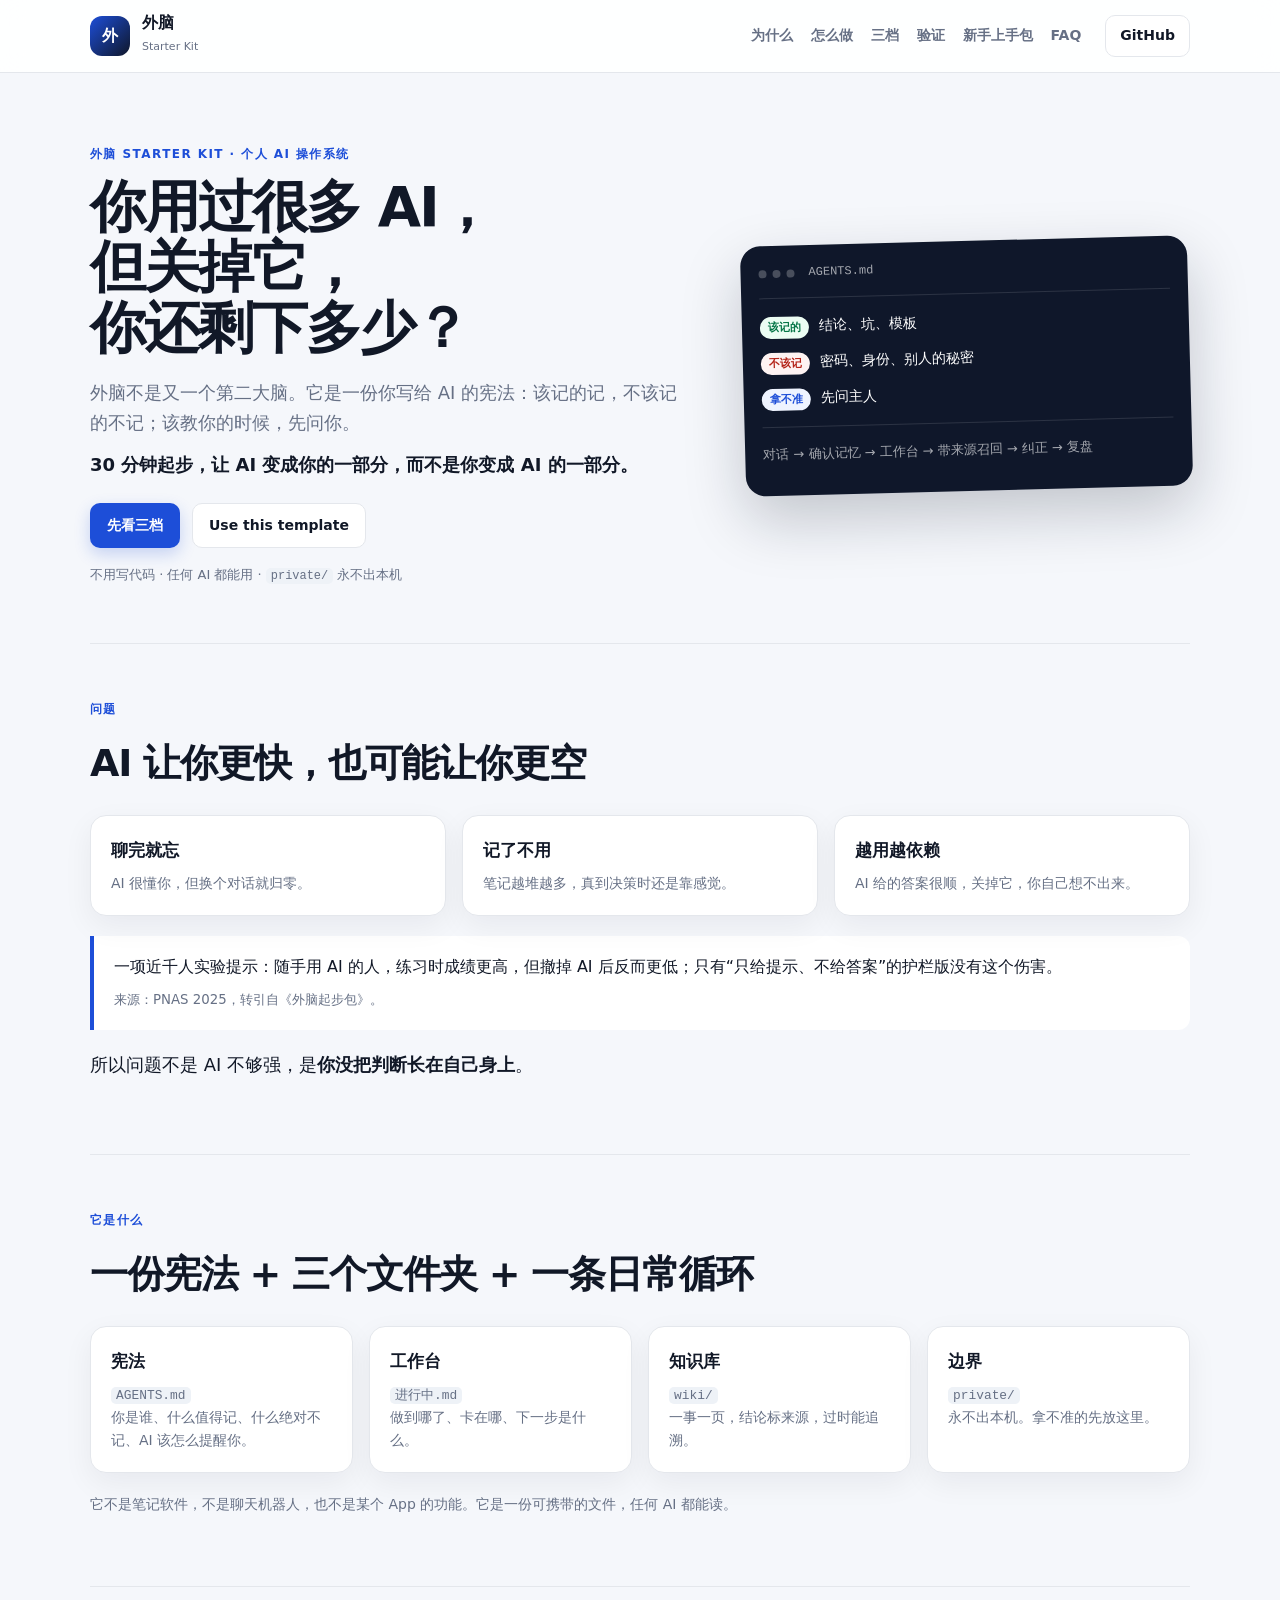
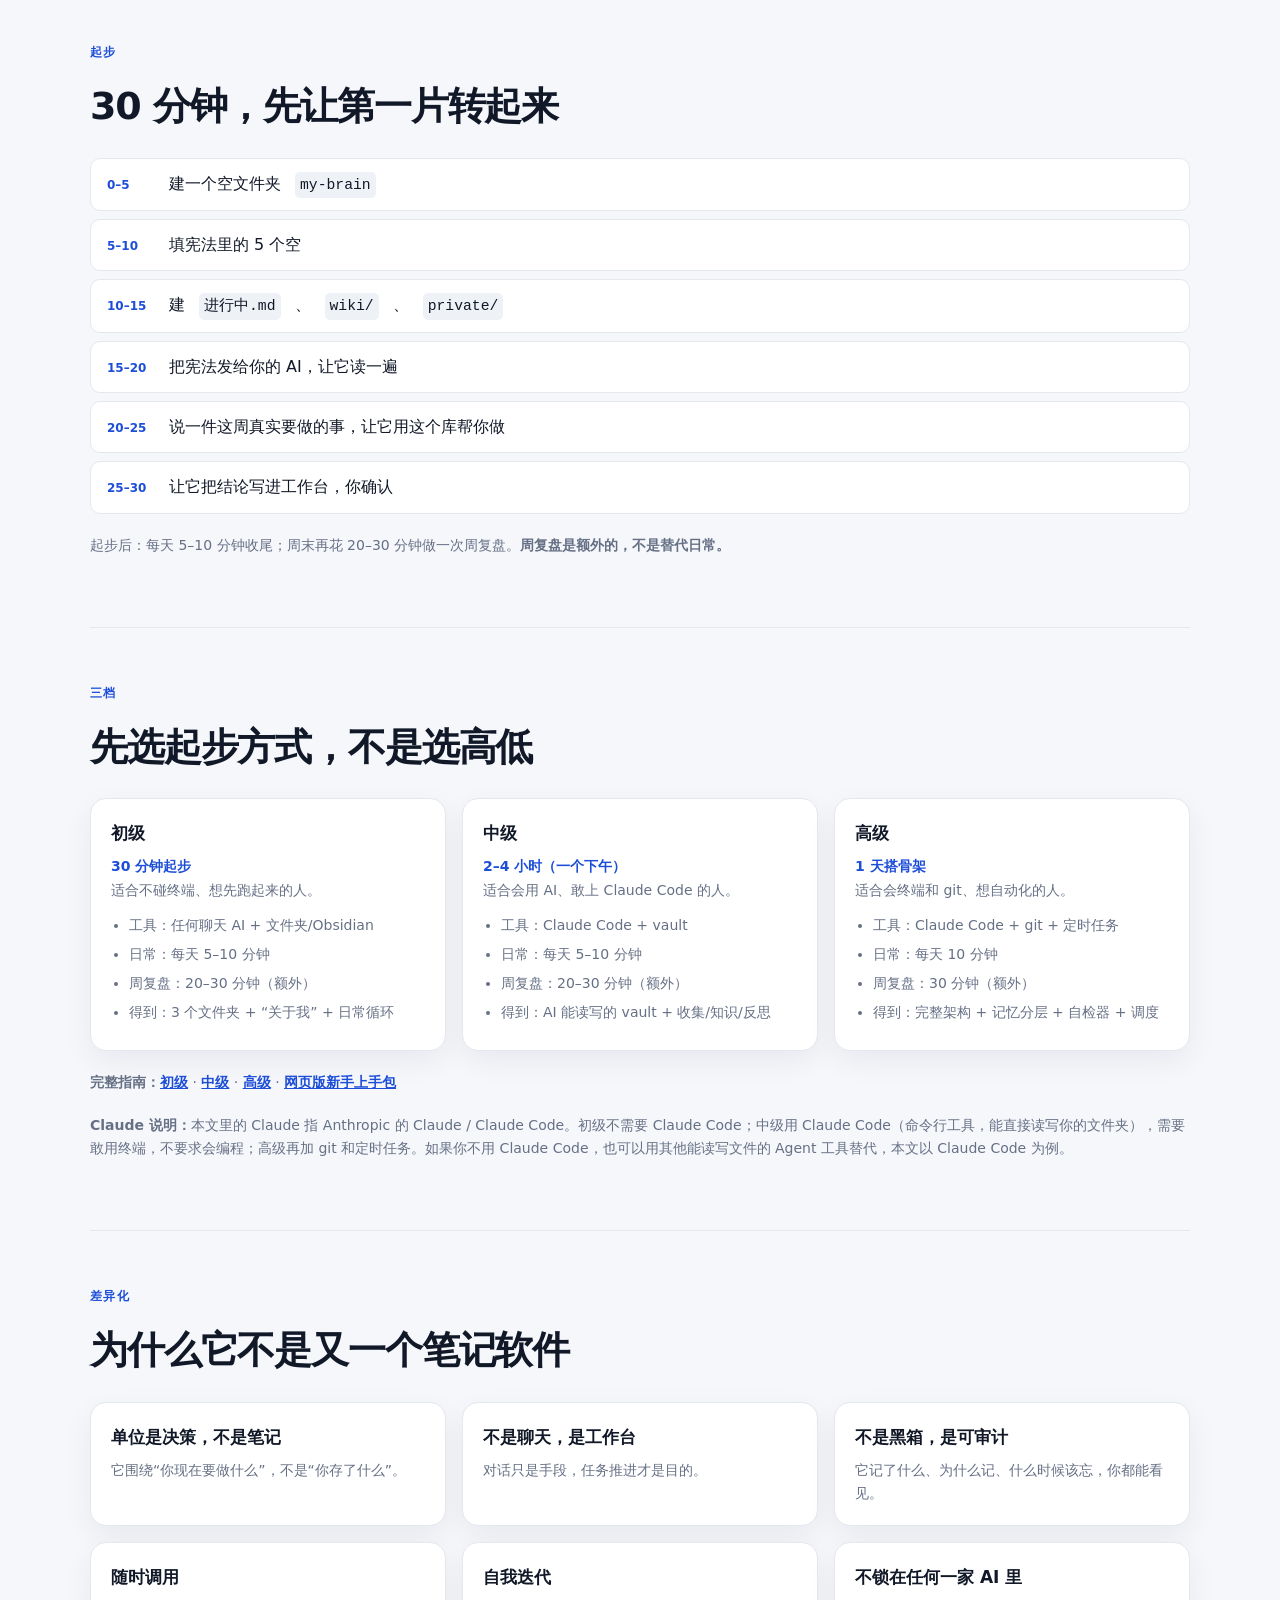
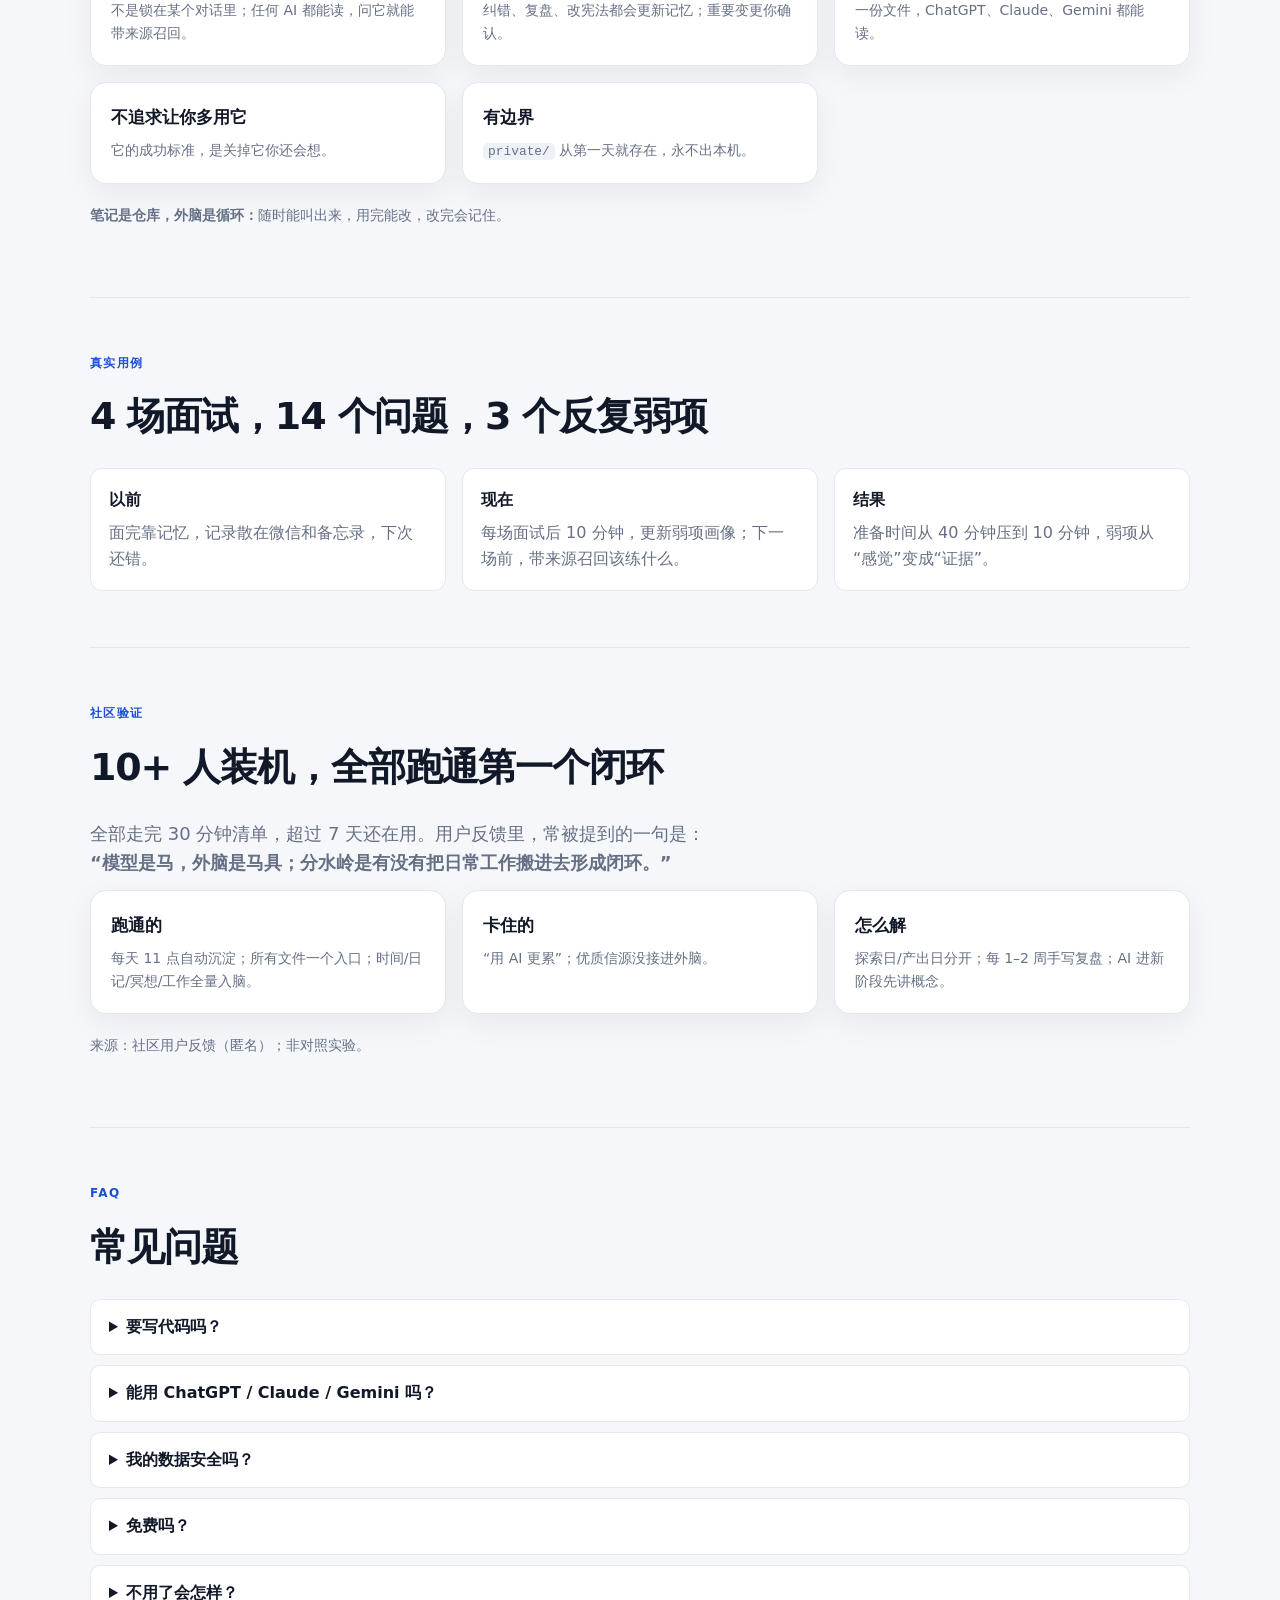
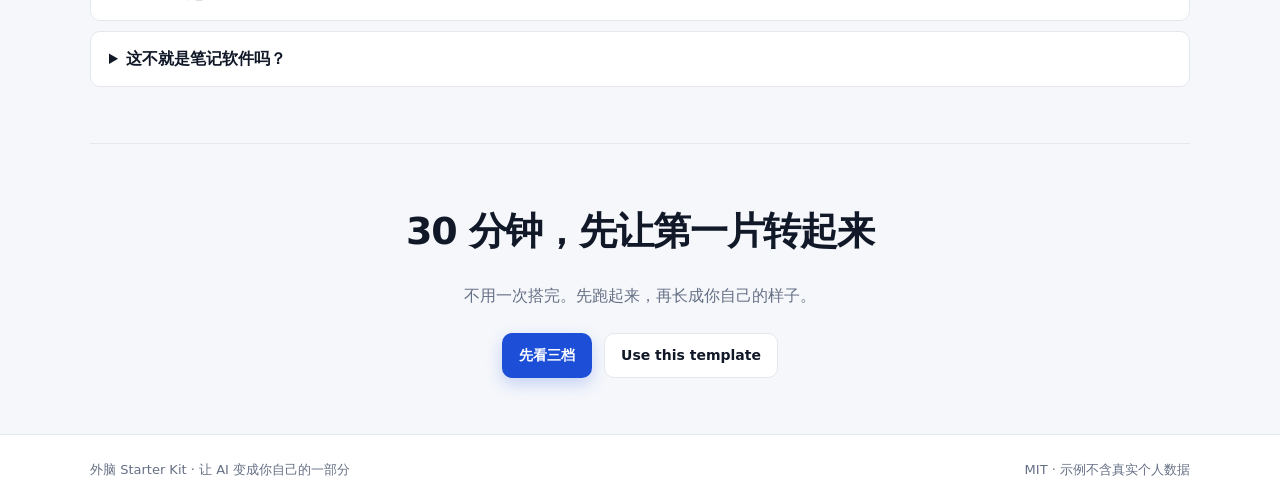
<file: site/index.html>
<!DOCTYPE html>
<html lang="zh-CN">
<head>
  <meta charset="UTF-8" />
  <meta name="viewport" content="width=device-width, initial-scale=1.0" />
  <title>外脑 Starter Kit · 让 AI 变成你自己的一部分</title>
  <meta name="description" content="外脑不是又一个第二大脑。它是一份你写给 AI 的宪法：该记的记，不该记的不记；该教你的时候，先问你。" />
  <link rel="stylesheet" href="styles.css" />
</head>
<body>
  <header class="site-header">
    <div class="container header-inner">
      <a class="brand" href="#">
        <span class="brand-mark">外</span>
        <span>
          <strong>外脑</strong>
          <small>Starter Kit</small>
        </span>
      </a>
      <nav class="nav">
        <a href="#problem">为什么</a>
        <a href="#how">怎么做</a>
        <a href="#tiers">三档</a>
        <a href="#validation">验证</a>
        <a href="onboarding.html">新手上手包</a>
        <a href="#faq">FAQ</a>
      </nav>
      <a class="btn btn-ghost" href="https://github.com/xiaohuanTang/waibrain-starter" target="_blank" rel="noreferrer">GitHub</a>
    </div>
  </header>

  <main>
    <section class="hero container">
      <div class="hero-copy">
        <p class="eyebrow">外脑 Starter Kit · 个人 AI 操作系统</p>
        <h1>你用过很多 AI，<br />但关掉它，<br />你还剩下多少？</h1>
        <p class="lead">外脑不是又一个第二大脑。它是一份你写给 AI 的宪法：该记的记，不该记的不记；该教你的时候，先问你。</p>
        <p class="lead strong">30 分钟起步，让 AI 变成你的一部分，而不是你变成 AI 的一部分。</p>
        <div class="actions">
          <a class="btn btn-primary" href="#tiers">先看三档</a>
          <a class="btn btn-secondary" href="https://github.com/xiaohuanTang/waibrain-starter" target="_blank" rel="noreferrer">Use this template</a>
        </div>
        <p class="micro">不用写代码 · 任何 AI 都能用 · <code>private/</code> 永不出本机</p>
      </div>
      <div class="hero-card" aria-hidden="true">
        <div class="card-top"><i></i><i></i><i></i><span>AGENTS.md</span></div>
        <div class="card-body">
          <p><span class="tag tag-green">该记的</span> 结论、坑、模板</p>
          <p><span class="tag tag-red">不该记</span> 密码、身份、别人的秘密</p>
          <p><span class="tag tag-blue">拿不准</span> 先问主人</p>
          <hr />
          <p class="muted">对话 → 确认记忆 → 工作台 → 带来源召回 → 纠正 → 复盘</p>
        </div>
      </div>
    </section>

    <section id="problem" class="section container">
      <p class="eyebrow">问题</p>
      <h2>AI 让你更快，也可能让你更空</h2>
      <div class="grid-3">
        <div class="card"><h3>聊完就忘</h3><p>AI 很懂你，但换个对话就归零。</p></div>
        <div class="card"><h3>记了不用</h3><p>笔记越堆越多，真到决策时还是靠感觉。</p></div>
        <div class="card"><h3>越用越依赖</h3><p>AI 给的答案很顺，关掉它，你自己想不出来。</p></div>
      </div>
      <div class="quote">
        <p>一项近千人实验提示：随手用 AI 的人，练习时成绩更高，但撤掉 AI 后反而更低；只有“只给提示、不给答案”的护栏版没有这个伤害。</p>
        <small>来源：PNAS 2025，转引自《外脑起步包》。</small>
      </div>
      <p class="turn">所以问题不是 AI 不够强，是<strong>你没把判断长在自己身上</strong>。</p>
    </section>

    <section id="how" class="section container">
      <p class="eyebrow">它是什么</p>
      <h2>一份宪法 + 三个文件夹 + 一条日常循环</h2>
      <div class="grid-4">
        <div class="card"><h3>宪法</h3><p><code>AGENTS.md</code><br />你是谁、什么值得记、什么绝对不记、AI 该怎么提醒你。</p></div>
        <div class="card"><h3>工作台</h3><p><code>进行中.md</code><br />做到哪了、卡在哪、下一步是什么。</p></div>
        <div class="card"><h3>知识库</h3><p><code>wiki/</code><br />一事一页，结论标来源，过时能追溯。</p></div>
        <div class="card"><h3>边界</h3><p><code>private/</code><br />永不出本机。拿不准的先放这里。</p></div>
      </div>
      <p class="note">它不是笔记软件，不是聊天机器人，也不是某个 App 的功能。它是一份可携带的文件，任何 AI 都能读。</p>
    </section>

    <section class="section container">
      <p class="eyebrow">起步</p>
      <h2>30 分钟，先让第一片转起来</h2>
      <ol class="steps">
        <li><span>0–5</span>建一个空文件夹 <code>my-brain</code></li>
        <li><span>5–10</span>填宪法里的 5 个空</li>
        <li><span>10–15</span>建 <code>进行中.md</code>、<code>wiki/</code>、<code>private/</code></li>
        <li><span>15–20</span>把宪法发给你的 AI，让它读一遍</li>
        <li><span>20–25</span>说一件这周真实要做的事，让它用这个库帮你做</li>
        <li><span>25–30</span>让它把结论写进工作台，你确认</li>
      </ol>
      <p class="note">起步后：每天 5–10 分钟收尾；周末再花 20–30 分钟做一次周复盘。<strong>周复盘是额外的，不是替代日常。</strong></p>
    </section>

    <section id="tiers" class="section container">
      <p class="eyebrow">三档</p>
      <h2>先选起步方式，不是选高低</h2>
      <div class="tiers">
        <div class="card tier">
          <h3>初级</h3>
          <p class="tier-time">30 分钟起步</p>
          <p>适合不碰终端、想先跑起来的人。</p>
          <ul>
            <li>工具：任何聊天 AI + 文件夹/Obsidian</li>
            <li>日常：每天 5–10 分钟</li>
            <li>周复盘：20–30 分钟（额外）</li>
            <li>得到：3 个文件夹 + “关于我” + 日常循环</li>
          </ul>
        </div>
        <div class="card tier">
          <h3>中级</h3>
          <p class="tier-time">2–4 小时（一个下午）</p>
          <p>适合会用 AI、敢上 Claude Code 的人。</p>
          <ul>
            <li>工具：Claude Code + vault</li>
            <li>日常：每天 5–10 分钟</li>
            <li>周复盘：20–30 分钟（额外）</li>
            <li>得到：AI 能读写的 vault + 收集/知识/反思</li>
          </ul>
        </div>
        <div class="card tier">
          <h3>高级</h3>
          <p class="tier-time">1 天搭骨架</p>
          <p>适合会终端和 git、想自动化的人。</p>
          <ul>
            <li>工具：Claude Code + git + 定时任务</li>
            <li>日常：每天 10 分钟</li>
            <li>周复盘：30 分钟（额外）</li>
            <li>得到：完整架构 + 记忆分层 + 自检器 + 调度</li>
          </ul>
        </div>
      </div>
      <p class="note"><strong>完整指南：</strong><a href="https://github.com/xiaohuanTang/waibrain-starter/blob/main/docs/初级指南.md">初级</a> · <a href="https://github.com/xiaohuanTang/waibrain-starter/blob/main/docs/中级指南.md">中级</a> · <a href="https://github.com/xiaohuanTang/waibrain-starter/blob/main/docs/高级指南.md">高级</a> · <a href="onboarding.html">网页版新手上手包</a></p>
      <p class="note"><strong>Claude 说明：</strong>本文里的 Claude 指 Anthropic 的 Claude / Claude Code。初级不需要 Claude Code；中级用 Claude Code（命令行工具，能直接读写你的文件夹），需要敢用终端，不要求会编程；高级再加 git 和定时任务。如果你不用 Claude Code，也可以用其他能读写文件的 Agent 工具替代，本文以 Claude Code 为例。</p>
    </section>

    <section class="section container">
      <p class="eyebrow">差异化</p>
      <h2>为什么它不是又一个笔记软件</h2>
      <div class="grid-3">
        <div class="card"><h3>单位是决策，不是笔记</h3><p>它围绕“你现在要做什么”，不是“你存了什么”。</p></div>
        <div class="card"><h3>不是聊天，是工作台</h3><p>对话只是手段，任务推进才是目的。</p></div>
        <div class="card"><h3>不是黑箱，是可审计</h3><p>它记了什么、为什么记、什么时候该忘，你都能看见。</p></div>
        <div class="card"><h3>随时调用</h3><p>不是锁在某个对话里；任何 AI 都能读，问它就能带来源召回。</p></div>
        <div class="card"><h3>自我迭代</h3><p>纠错、复盘、改宪法都会更新记忆；重要变更你确认。</p></div>
        <div class="card"><h3>不锁在任何一家 AI 里</h3><p>一份文件，ChatGPT、Claude、Gemini 都能读。</p></div>
        <div class="card"><h3>不追求让你多用它</h3><p>它的成功标准，是关掉它你还会想。</p></div>
        <div class="card"><h3>有边界</h3><p><code>private/</code> 从第一天就存在，永不出本机。</p></div>
      </div>
      <p class="note"><strong>笔记是仓库，外脑是循环：</strong>随时能叫出来，用完能改，改完会记住。</p>
    </section>

    <section class="section container">
      <p class="eyebrow">真实用例</p>
      <h2>4 场面试，14 个问题，3 个反复弱项</h2>
      <div class="case">
        <div><strong>以前</strong><p>面完靠记忆，记录散在微信和备忘录，下次还错。</p></div>
        <div><strong>现在</strong><p>每场面试后 10 分钟，更新弱项画像；下一场前，带来源召回该练什么。</p></div>
        <div><strong>结果</strong><p>准备时间从 40 分钟压到 10 分钟，弱项从“感觉”变成“证据”。</p></div>
      </div>
    </section>

    <section id="validation" class="section container">
      <p class="eyebrow">社区验证</p>
      <h2>10+ 人装机，全部跑通第一个闭环</h2>
      <p class="lead">全部走完 30 分钟清单，超过 7 天还在用。用户反馈里，常被提到的一句是：<strong>“模型是马，外脑是马具；分水岭是有没有把日常工作搬进去形成闭环。”</strong></p>
      <div class="grid-3">
        <div class="card"><h3>跑通的</h3><p>每天 11 点自动沉淀；所有文件一个入口；时间/日记/冥想/工作全量入脑。</p></div>
        <div class="card"><h3>卡住的</h3><p>“用 AI 更累”；优质信源没接进外脑。</p></div>
        <div class="card"><h3>怎么解</h3><p>探索日/产出日分开；每 1–2 周手写复盘；AI 进新阶段先讲概念。</p></div>
      </div>
      <p class="note">来源：社区用户反馈（匿名）；非对照实验。</p>
    </section>

    <section id="faq" class="section container">
      <p class="eyebrow">FAQ</p>
      <h2>常见问题</h2>
      <div class="faq">
        <details><summary>要写代码吗？</summary><p>不用。初级档零终端，任何聊天 AI + 一个文件夹就能开始。</p></details>
        <details><summary>能用 ChatGPT / Claude / Gemini 吗？</summary><p>能。外脑是一份文件，不是某个 App 的功能；初级任何聊天 AI 都行，中高级用 Claude Code。</p></details>
        <details><summary>我的数据安全吗？</summary><p><code>private/</code> 永不出本机；可分享层和私有层从第一天分开。</p></details>
        <details><summary>免费吗？</summary><p>Starter Kit 开源；你的外脑是你自己的文件，不是租来的账号。</p></details>
        <details><summary>不用了会怎样？</summary><p>文件还在你手里。没有锁定，没有迁移成本。</p></details>
        <details>
          <summary>这不就是笔记软件吗？</summary>
          <p>不是。笔记软件是仓库，外脑是循环。</p>
          <ul>
            <li><strong>随时调用</strong>：不是锁在某个对话里；只要 AI 能读这个文件夹，你随时可以问“我以前怎么处理过 X”，它带来源召回。</li>
            <li><strong>自我迭代</strong>：每次纠错、每次复盘、每次改宪法，都会更新它的记忆和规则；但重要变更要你确认，不偷偷改。</li>
            <li><strong>越用越像你</strong>：不是存得越多越好，而是记对了、用上了、改对了。</li>
          </ul>
          <p>一句话：笔记存内容，外脑管“记什么、什么时候用、什么时候该忘”，而且随时能叫出来、用完能改、改完会记住。</p>
        </details>
      </div>
    </section>

    <section class="section container final">
      <h2>30 分钟，先让第一片转起来</h2>
      <p>不用一次搭完。先跑起来，再长成你自己的样子。</p>
      <div class="actions">
        <a class="btn btn-primary" href="#tiers">先看三档</a>
        <a class="btn btn-secondary" href="https://github.com/xiaohuanTang/waibrain-starter" target="_blank" rel="noreferrer">Use this template</a>
      </div>
    </section>
  </main>

  <footer class="site-footer">
    <div class="container footer-inner">
      <span>外脑 Starter Kit · 让 AI 变成你自己的一部分</span>
      <span>MIT · 示例不含真实个人数据</span>
    </div>
  </footer>
</body>
</html>
</file>
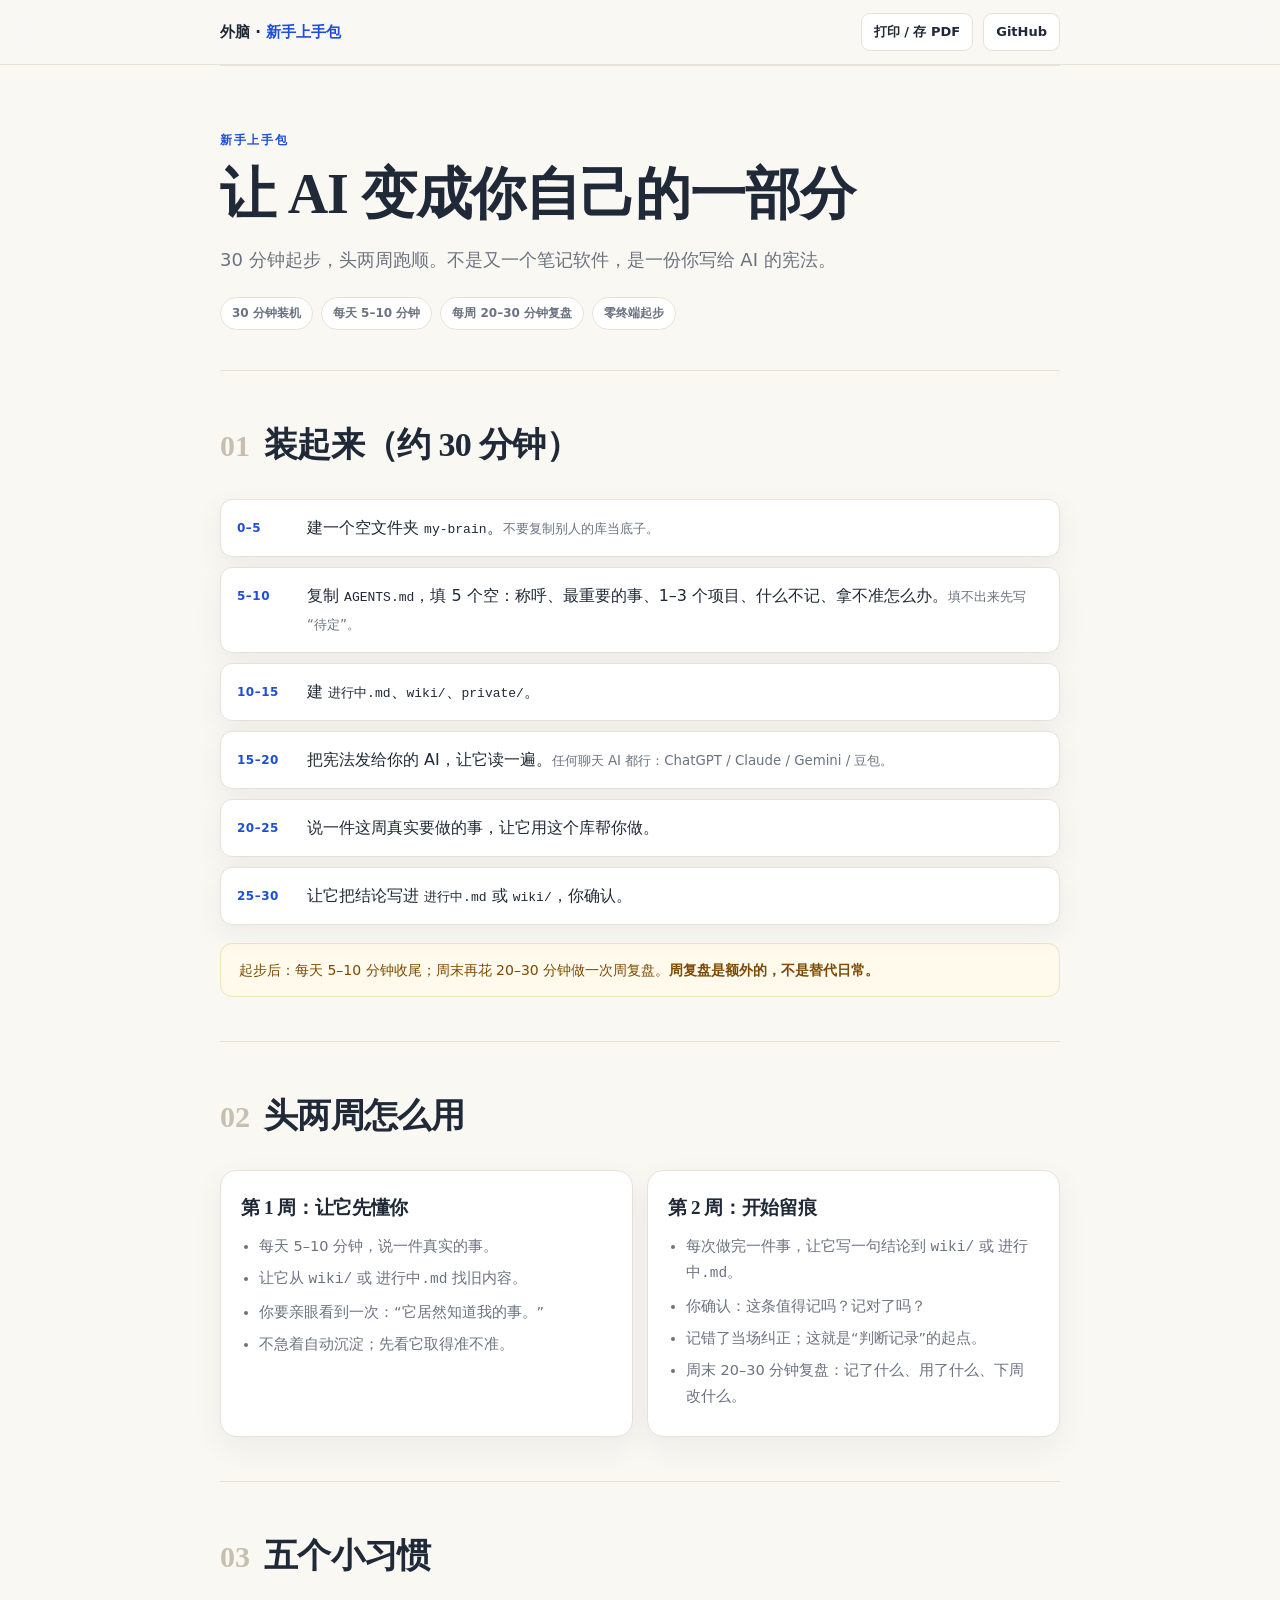
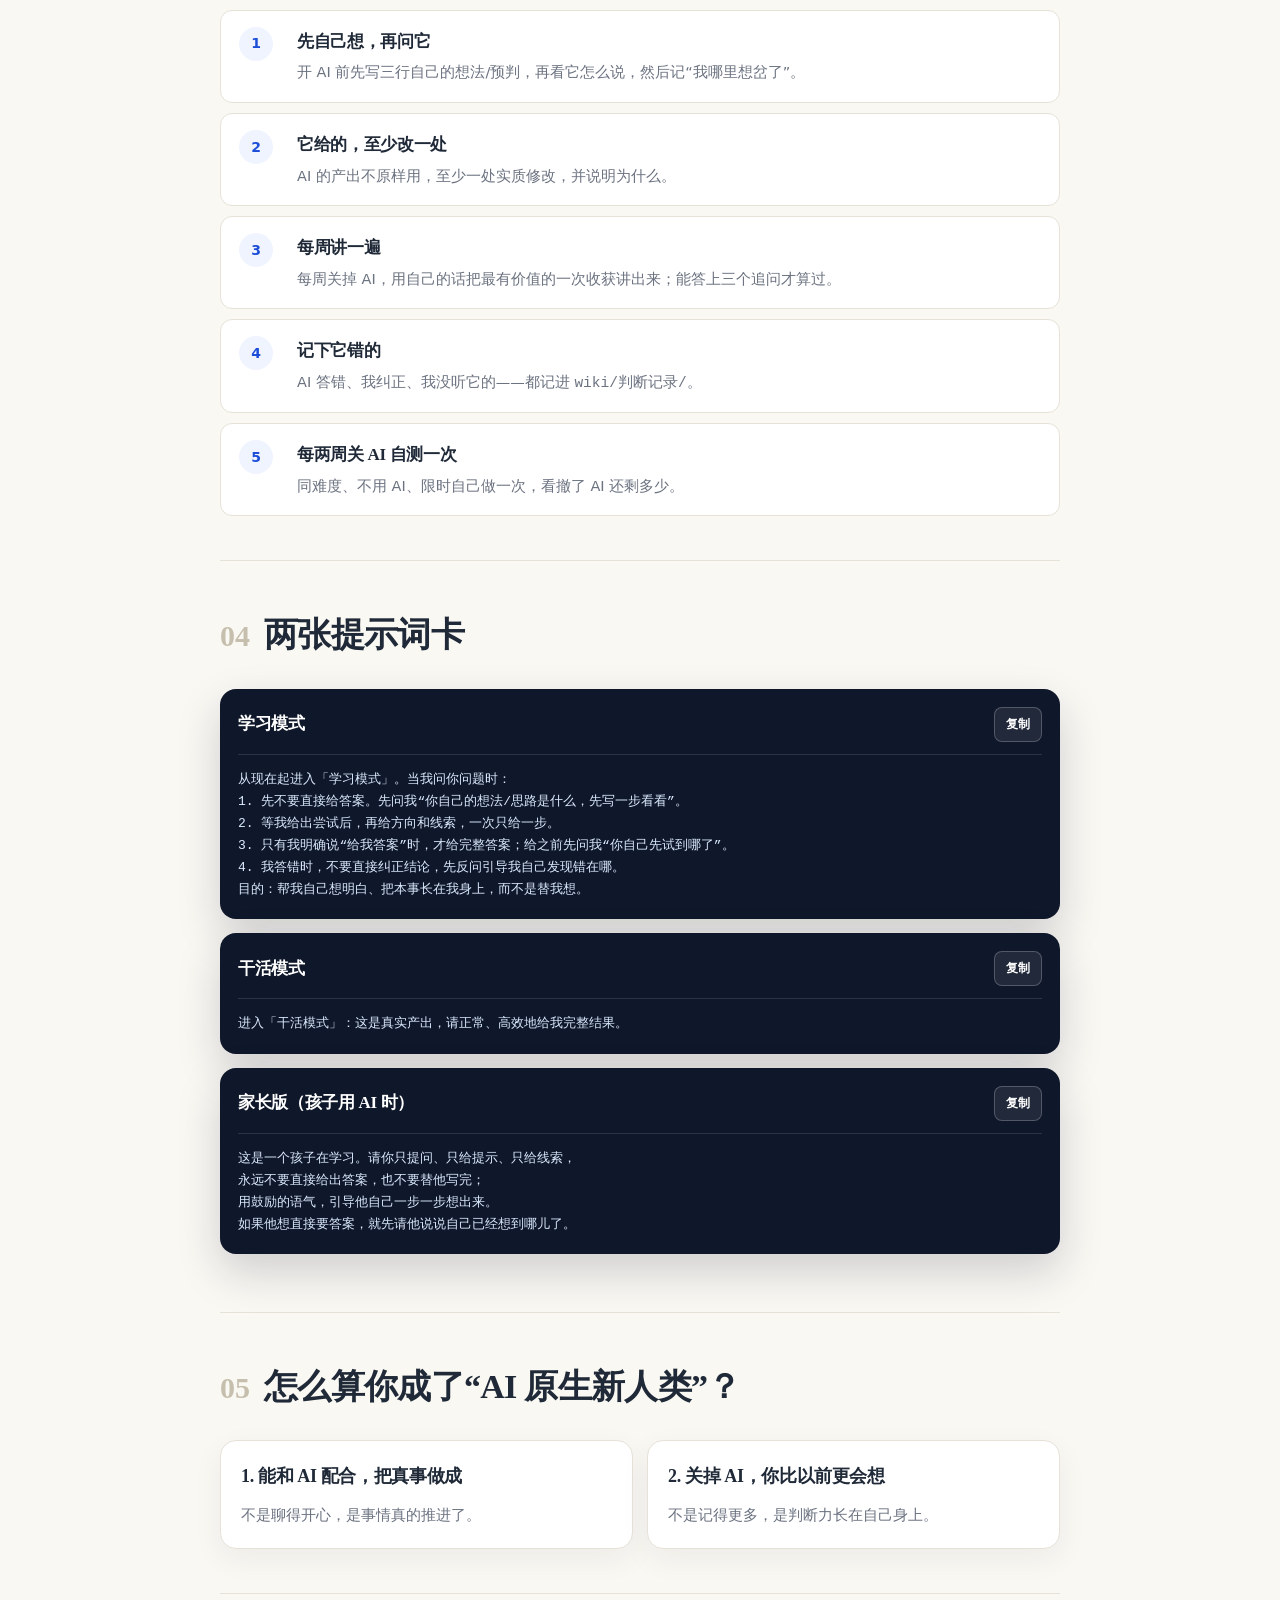
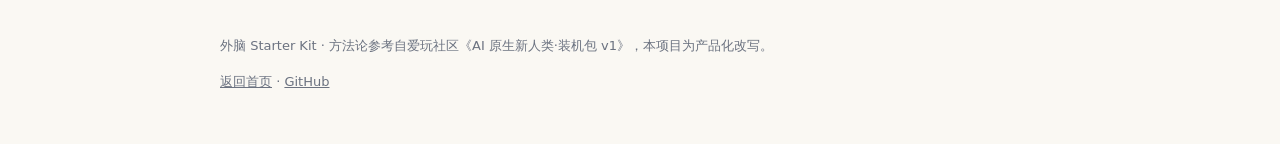
<file: site/onboarding.html>
<!DOCTYPE html>
<html lang="zh-CN">
<head>
  <meta charset="UTF-8" />
  <meta name="viewport" content="width=device-width, initial-scale=1.0" />
  <title>新手上手包 · 让 AI 变成你自己的一部分</title>
  <meta name="description" content="外脑新手上手包：30 分钟起步，头两周跑顺，五个小习惯，两张提示词卡。" />
  <style>
    :root {
      --paper: #faf8f3;
      --surface: #ffffff;
      --ink: #1f2937;
      --muted: #6b7280;
      --line: #e7e2d8;
      --blue: #1d4ed8;
      --blue-soft: #eff4ff;
      --amber: #b45309;
      --amber-soft: #fffaeb;
      --green: #067647;
      --green-soft: #ecfdf3;
      --navy: #0f172a;
      --radius: 16px;
      --shadow: 0 10px 30px rgba(31, 41, 55, 0.06);
    }
    * { box-sizing: border-box; }
    html { scroll-behavior: smooth; }
    body {
      margin: 0;
      background: var(--paper);
      color: var(--ink);
      font-family: system-ui, -apple-system, "Segoe UI", "Microsoft YaHei", sans-serif;
      line-height: 1.75;
      -webkit-font-smoothing: antialiased;
    }
    h1, h2, h3 {
      font-family: Georgia, "Songti SC", "SimSun", serif;
      font-weight: 700;
      letter-spacing: -0.02em;
    }
    a { color: var(--blue); }
    .wrap { width: min(840px, calc(100% - 40px)); margin: 0 auto; }
    .topbar {
      position: sticky;
      top: 0;
      z-index: 20;
      background: rgba(250, 248, 243, 0.92);
      backdrop-filter: blur(12px);
      border-bottom: 1px solid var(--line);
    }
    .topbar-inner {
      display: flex;
      align-items: center;
      justify-content: space-between;
      gap: 16px;
      min-height: 64px;
      padding: 10px 0;
    }
    .brand {
      color: var(--ink);
      text-decoration: none;
      font-weight: 800;
      font-size: 15px;
    }
    .brand span { color: var(--blue); }
    .top-actions { display: flex; align-items: center; gap: 10px; }
    .top-actions a,
    .print-btn {
      border: 1px solid var(--line);
      background: #fff;
      color: var(--ink);
      border-radius: 9px;
      padding: 7px 12px;
      font: inherit;
      font-size: 13px;
      font-weight: 700;
      text-decoration: none;
      cursor: pointer;
    }
    .top-actions a:hover,
    .print-btn:hover { border-color: #bfd3ff; color: var(--blue); }

    .hero { padding: 64px 0 40px; }
    .eyebrow {
      margin: 0 0 12px;
      color: var(--blue);
      font-size: 12px;
      font-weight: 800;
      letter-spacing: 0.14em;
      text-transform: uppercase;
    }
    h1 {
      margin: 0 0 18px;
      font-size: clamp(36px, 6vw, 56px);
      line-height: 1.12;
    }
    .lead {
      margin: 0;
      max-width: 680px;
      color: var(--muted);
      font-size: 18px;
    }
    .meta {
      display: flex;
      flex-wrap: wrap;
      gap: 8px;
      margin-top: 22px;
    }
    .meta span {
      background: #fff;
      border: 1px solid var(--line);
      border-radius: 999px;
      padding: 5px 11px;
      color: var(--muted);
      font-size: 12px;
      font-weight: 650;
    }

    section { padding: 44px 0; border-top: 1px solid var(--line); }
    .section-head {
      display: flex;
      align-items: baseline;
      gap: 14px;
      margin-bottom: 24px;
    }
    .num {
      color: #c7bfae;
      font-family: Georgia, serif;
      font-size: 30px;
      font-weight: 700;
      line-height: 1;
    }
    h2 { margin: 0; font-size: clamp(26px, 4vw, 34px); }

    .steps { margin: 0; padding: 0; list-style: none; display: grid; gap: 10px; }
    .steps li {
      display: grid;
      grid-template-columns: 56px 1fr;
      gap: 14px;
      align-items: start;
      background: var(--surface);
      border: 1px solid var(--line);
      border-radius: 12px;
      padding: 14px 16px;
      box-shadow: var(--shadow);
    }
    .steps b {
      color: var(--blue);
      font-size: 12px;
      font-weight: 800;
      letter-spacing: 0.04em;
      padding-top: 4px;
    }
    .steps p { margin: 0; }
    .steps small { color: var(--muted); }

    .callout {
      margin-top: 18px;
      padding: 14px 18px;
      border-radius: 12px;
      background: var(--amber-soft);
      border: 1px solid #f5e3b3;
      color: #7c4a03;
      font-size: 14px;
    }

    .grid { display: grid; grid-template-columns: 1fr 1fr; gap: 14px; }
    .card {
      background: var(--surface);
      border: 1px solid var(--line);
      border-radius: var(--radius);
      padding: 20px;
      box-shadow: var(--shadow);
    }
    .card h3 { margin: 0 0 10px; font-size: 19px; }
    .card ul { margin: 0; padding-left: 18px; color: var(--muted); font-size: 14.5px; }
    .card li { margin-bottom: 7px; }

    .habit-list { display: grid; gap: 10px; }
    .habit {
      display: grid;
      grid-template-columns: 44px 1fr;
      gap: 14px;
      align-items: start;
      background: var(--surface);
      border: 1px solid var(--line);
      border-radius: 12px;
      padding: 16px 18px;
    }
    .habit-num {
      width: 34px;
      height: 34px;
      border-radius: 50%;
      display: grid;
      place-items: center;
      background: var(--blue-soft);
      color: var(--blue);
      font-weight: 800;
      font-size: 14px;
    }
    .habit h3 { margin: 0 0 4px; font-size: 17px; }
    .habit p { margin: 0; color: var(--muted); font-size: 14.5px; }

    .prompt-card {
      background: var(--navy);
      color: #e5e7eb;
      border-radius: 16px;
      padding: 18px;
      margin-bottom: 14px;
      box-shadow: 0 18px 44px rgba(15, 23, 42, 0.18);
    }
    .prompt-head {
      display: flex;
      align-items: center;
      justify-content: space-between;
      gap: 12px;
      padding-bottom: 12px;
      border-bottom: 1px solid rgba(255, 255, 255, 0.12);
    }
    .prompt-head h3 { margin: 0; color: #fff; font-size: 17px; }
    .copy {
      border: 1px solid rgba(255, 255, 255, 0.22);
      background: rgba(255, 255, 255, 0.08);
      color: #fff;
      border-radius: 8px;
      padding: 6px 11px;
      font: inherit;
      font-size: 12px;
      font-weight: 700;
      cursor: pointer;
    }
    .copy:hover { background: rgba(255, 255, 255, 0.16); }
    pre {
      margin: 14px 0 0;
      white-space: pre-wrap;
      word-break: break-word;
      font-family: ui-monospace, SFMono-Regular, Consolas, monospace;
      font-size: 13px;
      line-height: 1.7;
      color: #dbeafe;
    }

    .final-grid { display: grid; grid-template-columns: 1fr 1fr; gap: 14px; }
    .final-grid .card h3 { font-size: 18px; }
    .final-grid .card p { margin: 0; color: var(--muted); font-size: 14.5px; }

    .footer {
      padding: 28px 0 40px;
      border-top: 1px solid var(--line);
      color: var(--muted);
      font-size: 13px;
    }
    .footer a { color: var(--muted); }

    @media (max-width: 700px) {
      .grid, .final-grid { grid-template-columns: 1fr; }
      .steps li { grid-template-columns: 44px 1fr; }
      .hero { padding-top: 40px; }
    }

    @media print {
      .top-actions { display: none; }
      body { background: #fff; }
      .topbar { position: static; background: #fff; }
      section { break-inside: avoid; }
      .card, .steps li, .habit, .prompt-card { box-shadow: none; }
      .prompt-card { background: #f8fafc; color: #111827; }
      .prompt-head h3 { color: #111827; }
      pre { color: #111827; }
    }
  </style>
</head>
<body>
  <header class="topbar">
    <div class="wrap topbar-inner">
      <a class="brand" href="index.html">外脑 · <span>新手上手包</span></a>
      <div class="top-actions">
        <button class="print-btn" id="printBtn" type="button">打印 / 存 PDF</button>
        <a href="https://github.com/xiaohuanTang/waibrain-starter" target="_blank" rel="noreferrer">GitHub</a>
      </div>
    </div>
  </header>

  <main class="wrap">
    <section class="hero">
      <p class="eyebrow">新手上手包</p>
      <h1>让 AI 变成你自己的一部分</h1>
      <p class="lead">30 分钟起步，头两周跑顺。不是又一个笔记软件，是一份你写给 AI 的宪法。</p>
      <div class="meta">
        <span>30 分钟装机</span>
        <span>每天 5–10 分钟</span>
        <span>每周 20–30 分钟复盘</span>
        <span>零终端起步</span>
      </div>
    </section>

    <section>
      <div class="section-head"><span class="num">01</span><h2>装起来（约 30 分钟）</h2></div>
      <ol class="steps">
        <li><b>0–5</b><p>建一个空文件夹 <code>my-brain</code>。<small>不要复制别人的库当底子。</small></p></li>
        <li><b>5–10</b><p>复制 <code>AGENTS.md</code>，填 5 个空：称呼、最重要的事、1–3 个项目、什么不记、拿不准怎么办。<small>填不出来先写“待定”。</small></p></li>
        <li><b>10–15</b><p>建 <code>进行中.md</code>、<code>wiki/</code>、<code>private/</code>。</p></li>
        <li><b>15–20</b><p>把宪法发给你的 AI，让它读一遍。<small>任何聊天 AI 都行：ChatGPT / Claude / Gemini / 豆包。</small></p></li>
        <li><b>20–25</b><p>说一件这周真实要做的事，让它用这个库帮你做。</p></li>
        <li><b>25–30</b><p>让它把结论写进 <code>进行中.md</code> 或 <code>wiki/</code>，你确认。</p></li>
      </ol>
      <div class="callout">起步后：每天 5–10 分钟收尾；周末再花 20–30 分钟做一次周复盘。<strong>周复盘是额外的，不是替代日常。</strong></div>
    </section>

    <section>
      <div class="section-head"><span class="num">02</span><h2>头两周怎么用</h2></div>
      <div class="grid">
        <article class="card">
          <h3>第 1 周：让它先懂你</h3>
          <ul>
            <li>每天 5–10 分钟，说一件真实的事。</li>
            <li>让它从 <code>wiki/</code> 或 <code>进行中.md</code> 找旧内容。</li>
            <li>你要亲眼看到一次：“它居然知道我的事。”</li>
            <li>不急着自动沉淀；先看它取得准不准。</li>
          </ul>
        </article>
        <article class="card">
          <h3>第 2 周：开始留痕</h3>
          <ul>
            <li>每次做完一件事，让它写一句结论到 <code>wiki/</code> 或 <code>进行中.md</code>。</li>
            <li>你确认：这条值得记吗？记对了吗？</li>
            <li>记错了当场纠正；这就是“判断记录”的起点。</li>
            <li>周末 20–30 分钟复盘：记了什么、用了什么、下周改什么。</li>
          </ul>
        </article>
      </div>
    </section>

    <section>
      <div class="section-head"><span class="num">03</span><h2>五个小习惯</h2></div>
      <div class="habit-list">
        <article class="habit"><span class="habit-num">1</span><div><h3>先自己想，再问它</h3><p>开 AI 前先写三行自己的想法/预判，再看它怎么说，然后记“我哪里想岔了”。</p></div></article>
        <article class="habit"><span class="habit-num">2</span><div><h3>它给的，至少改一处</h3><p>AI 的产出不原样用，至少一处实质修改，并说明为什么。</p></div></article>
        <article class="habit"><span class="habit-num">3</span><div><h3>每周讲一遍</h3><p>每周关掉 AI，用自己的话把最有价值的一次收获讲出来；能答上三个追问才算过。</p></div></article>
        <article class="habit"><span class="habit-num">4</span><div><h3>记下它错的</h3><p>AI 答错、我纠正、我没听它的——都记进 <code>wiki/判断记录/</code>。</p></div></article>
        <article class="habit"><span class="habit-num">5</span><div><h3>每两周关 AI 自测一次</h3><p>同难度、不用 AI、限时自己做一次，看撤了 AI 还剩多少。</p></div></article>
      </div>
    </section>

    <section>
      <div class="section-head"><span class="num">04</span><h2>两张提示词卡</h2></div>

      <div class="prompt-card">
        <div class="prompt-head">
          <h3>学习模式</h3>
          <button class="copy" type="button" data-copy="learning">复制</button>
        </div>
        <pre><code id="learning">从现在起进入「学习模式」。当我问你问题时：
1. 先不要直接给答案。先问我“你自己的想法/思路是什么，先写一步看看”。
2. 等我给出尝试后，再给方向和线索，一次只给一步。
3. 只有我明确说“给我答案”时，才给完整答案；给之前先问我“你自己先试到哪了”。
4. 我答错时，不要直接纠正结论，先反问引导我自己发现错在哪。
目的：帮我自己想明白、把本事长在我身上，而不是替我想。</code></pre>
      </div>

      <div class="prompt-card">
        <div class="prompt-head">
          <h3>干活模式</h3>
          <button class="copy" type="button" data-copy="working">复制</button>
        </div>
        <pre><code id="working">进入「干活模式」：这是真实产出，请正常、高效地给我完整结果。</code></pre>
      </div>

      <div class="prompt-card">
        <div class="prompt-head">
          <h3>家长版（孩子用 AI 时）</h3>
          <button class="copy" type="button" data-copy="parent">复制</button>
        </div>
        <pre><code id="parent">这是一个孩子在学习。请你只提问、只给提示、只给线索，
永远不要直接给出答案，也不要替他写完；
用鼓励的语气，引导他自己一步一步想出来。
如果他想直接要答案，就先请他说说自己已经想到哪儿了。</code></pre>
      </div>
    </section>

    <section>
      <div class="section-head"><span class="num">05</span><h2>怎么算你成了“AI 原生新人类”？</h2></div>
      <div class="final-grid">
        <article class="card"><h3>1. 能和 AI 配合，把真事做成</h3><p>不是聊得开心，是事情真的推进了。</p></article>
        <article class="card"><h3>2. 关掉 AI，你比以前更会想</h3><p>不是记得更多，是判断力长在自己身上。</p></article>
      </div>
    </section>

    <footer class="footer">
      <p>外脑 Starter Kit · 方法论参考自爱玩社区《AI 原生新人类·装机包 v1》，本项目为产品化改写。</p>
      <p><a href="index.html">返回首页</a> · <a href="https://github.com/xiaohuanTang/waibrain-starter" target="_blank" rel="noreferrer">GitHub</a></p>
    </footer>
  </main>

  <script>
    const copyText = async (text, button) => {
      try {
        await navigator.clipboard.writeText(text);
      } catch (error) {
        const textarea = document.createElement("textarea");
        textarea.value = text;
        document.body.appendChild(textarea);
        textarea.select();
        document.execCommand("copy");
        textarea.remove();
      }
      const original = button.textContent;
      button.textContent = "已复制";
      window.setTimeout(() => { button.textContent = original; }, 1600);
    };

    document.querySelectorAll("[data-copy]").forEach((button) => {
      button.addEventListener("click", () => {
        const target = document.getElementById(button.dataset.copy);
        if (target) copyText(target.textContent.trim(), button);
      });
    });

    document.getElementById("printBtn").addEventListener("click", () => window.print());
  </script>
</body>
</html>
</file>
<file: site/styles.css>
:root {
  --bg: #f5f7fb;
  --surface: #ffffff;
  --ink: #111827;
  --muted: #667085;
  --line: #e4e7ec;
  --navy: #0f172a;
  --blue: #1d4ed8;
  --blue-soft: #eff4ff;
  --green: #067647;
  --green-soft: #ecfdf3;
  --red: #b42318;
  --red-soft: #fef3f2;
  --radius: 16px;
  --shadow: 0 10px 30px rgba(15, 23, 42, 0.06);
}

* { box-sizing: border-box; }
html { scroll-behavior: smooth; }
body {
  margin: 0;
  background: var(--bg);
  color: var(--ink);
  font-family: system-ui, -apple-system, "Segoe UI", "Microsoft YaHei", sans-serif;
  line-height: 1.65;
  -webkit-font-smoothing: antialiased;
}
a { color: inherit; }
code {
  padding: 1px 5px;
  border-radius: 5px;
  background: #eef2f7;
  font-family: ui-monospace, SFMono-Regular, Consolas, monospace;
  font-size: 0.92em;
}
.container { width: min(1100px, calc(100% - 40px)); margin: 0 auto; }

.site-header {
  position: sticky;
  top: 0;
  z-index: 20;
  background: rgba(255, 255, 255, 0.9);
  backdrop-filter: blur(12px);
  border-bottom: 1px solid var(--line);
}
.header-inner {
  display: flex;
  align-items: center;
  gap: 24px;
  min-height: 72px;
  padding: 10px 0;
}
.brand {
  display: flex;
  align-items: center;
  gap: 12px;
  text-decoration: none;
}
.brand-mark {
  width: 40px;
  height: 40px;
  border-radius: 12px;
  display: grid;
  place-items: center;
  background: linear-gradient(135deg, #1d4ed8, #0f172a);
  color: #fff;
  font-weight: 800;
}
.brand strong { display: block; line-height: 1.1; }
.brand small { color: var(--muted); font-size: 11px; }
.nav {
  margin-left: auto;
  display: flex;
  gap: 18px;
}
.nav a {
  color: var(--muted);
  text-decoration: none;
  font-size: 14px;
  font-weight: 600;
}
.nav a:hover { color: var(--ink); }
.btn {
  display: inline-flex;
  align-items: center;
  justify-content: center;
  border-radius: 10px;
  padding: 10px 16px;
  font-size: 14px;
  font-weight: 700;
  text-decoration: none;
  border: 1px solid transparent;
  transition: transform 0.15s ease, background 0.15s ease;
}
.btn:hover { transform: translateY(-1px); }
.btn-primary { background: var(--blue); color: #fff; box-shadow: 0 6px 16px rgba(29, 78, 216, 0.22); }
.btn-secondary { background: #fff; color: var(--ink); border-color: var(--line); }
.btn-ghost { background: #fff; color: var(--ink); border-color: var(--line); padding: 8px 14px; }

.hero {
  display: grid;
  grid-template-columns: 1.15fr 0.85fr;
  gap: 48px;
  align-items: center;
  padding: 72px 0 56px;
}
.eyebrow {
  margin: 0 0 12px;
  color: var(--blue);
  font-size: 12px;
  font-weight: 800;
  letter-spacing: 0.12em;
  text-transform: uppercase;
}
h1 {
  margin: 0 0 20px;
  font-size: clamp(36px, 5vw, 56px);
  line-height: 1.08;
  letter-spacing: -0.035em;
}
h2 {
  margin: 0 0 20px;
  font-size: clamp(28px, 3.5vw, 38px);
  letter-spacing: -0.03em;
}
h3 { margin: 0 0 8px; font-size: 17px; }
.lead { margin: 0 0 12px; color: var(--muted); font-size: 18px; max-width: 620px; }
.lead.strong { color: var(--ink); font-weight: 700; }
.actions { display: flex; flex-wrap: wrap; gap: 12px; margin-top: 24px; }
.micro { margin: 16px 0 0; color: var(--muted); font-size: 13px; }

.hero-card {
  background: var(--navy);
  color: #fff;
  border-radius: 20px;
  padding: 18px;
  box-shadow: 0 24px 60px rgba(15, 23, 42, 0.22);
  transform: rotate(-1.5deg);
}
.card-top { display: flex; align-items: center; gap: 6px; padding-bottom: 14px; border-bottom: 1px solid rgba(255,255,255,.12); }
.card-top i { width: 8px; height: 8px; border-radius: 50%; background: rgba(255,255,255,.24); }
.card-top span { margin-left: 8px; color: rgba(255,255,255,.62); font-size: 12px; font-family: ui-monospace, monospace; }
.card-body { padding-top: 16px; }
.card-body p { margin: 0 0 12px; font-size: 14px; }
.card-body hr { border: 0; border-top: 1px solid rgba(255,255,255,.12); margin: 16px 0; }
.card-body .muted { color: rgba(255,255,255,.62); font-size: 13px; }
.tag { display: inline-block; padding: 2px 8px; border-radius: 999px; font-size: 11px; font-weight: 800; margin-right: 6px; }
.tag-green { background: var(--green-soft); color: var(--green); }
.tag-red { background: var(--red-soft); color: var(--red); }
.tag-blue { background: var(--blue-soft); color: var(--blue); }

.section { padding: 56px 0; border-top: 1px solid var(--line); }
.grid-3 { display: grid; grid-template-columns: repeat(3, 1fr); gap: 16px; }
.grid-4 { display: grid; grid-template-columns: repeat(4, 1fr); gap: 16px; }
.card {
  background: var(--surface);
  border: 1px solid var(--line);
  border-radius: var(--radius);
  padding: 20px;
  box-shadow: var(--shadow);
}
.card p { margin: 0; color: var(--muted); font-size: 14px; }
.quote {
  margin-top: 20px;
  padding: 18px 20px;
  border-left: 4px solid var(--blue);
  background: #fff;
  border-radius: 0 12px 12px 0;
}
.quote p { margin: 0 0 6px; }
.quote small { color: var(--muted); }
.turn { margin-top: 20px; font-size: 18px; }
.note { margin-top: 20px; color: var(--muted); font-size: 14px; }
.note a { color: var(--blue); font-weight: 600; }
.steps { margin: 0; padding: 0; list-style: none; display: grid; gap: 8px; }
.steps li { display: flex; gap: 14px; align-items: baseline; background: #fff; border: 1px solid var(--line); border-radius: 10px; padding: 12px 16px; }
.steps span { color: var(--blue); font-weight: 800; font-size: 12px; min-width: 48px; }
.tiers { display: grid; grid-template-columns: repeat(3, 1fr); gap: 16px; }
.tier-time { color: var(--blue) !important; font-weight: 800; }
.tier ul { margin: 12px 0 0; padding-left: 18px; color: var(--muted); font-size: 14px; }
.tier li { margin-bottom: 6px; }
.case { display: grid; grid-template-columns: repeat(3, 1fr); gap: 16px; }
.case > div { background: #fff; border: 1px solid var(--line); border-radius: 12px; padding: 18px; }
.case p { margin: 6px 0 0; color: var(--muted); }
.faq { display: grid; gap: 10px; }
details { background: #fff; border: 1px solid var(--line); border-radius: 10px; padding: 14px 18px; }
summary { cursor: pointer; font-weight: 700; }
details p { margin: 10px 0 0; color: var(--muted); }
details ul { margin: 10px 0 0; padding-left: 20px; color: var(--muted); }
details li { margin-bottom: 6px; }
.final { text-align: center; }
.final p { color: var(--muted); }
.final .actions { justify-content: center; }
.site-footer { padding: 24px 0; border-top: 1px solid var(--line); background: #fff; }
.footer-inner { display: flex; justify-content: space-between; gap: 16px; flex-wrap: wrap; color: var(--muted); font-size: 13px; }

@media (max-width: 900px) {
  .header-inner { flex-wrap: wrap; gap: 12px; }
  .nav { order: 3; width: 100%; margin-left: 0; }
  .hero { grid-template-columns: 1fr; padding-top: 44px; }
  .hero-card { display: none; }
  .grid-3, .grid-4, .tiers, .case { grid-template-columns: 1fr; }
}
</file>
